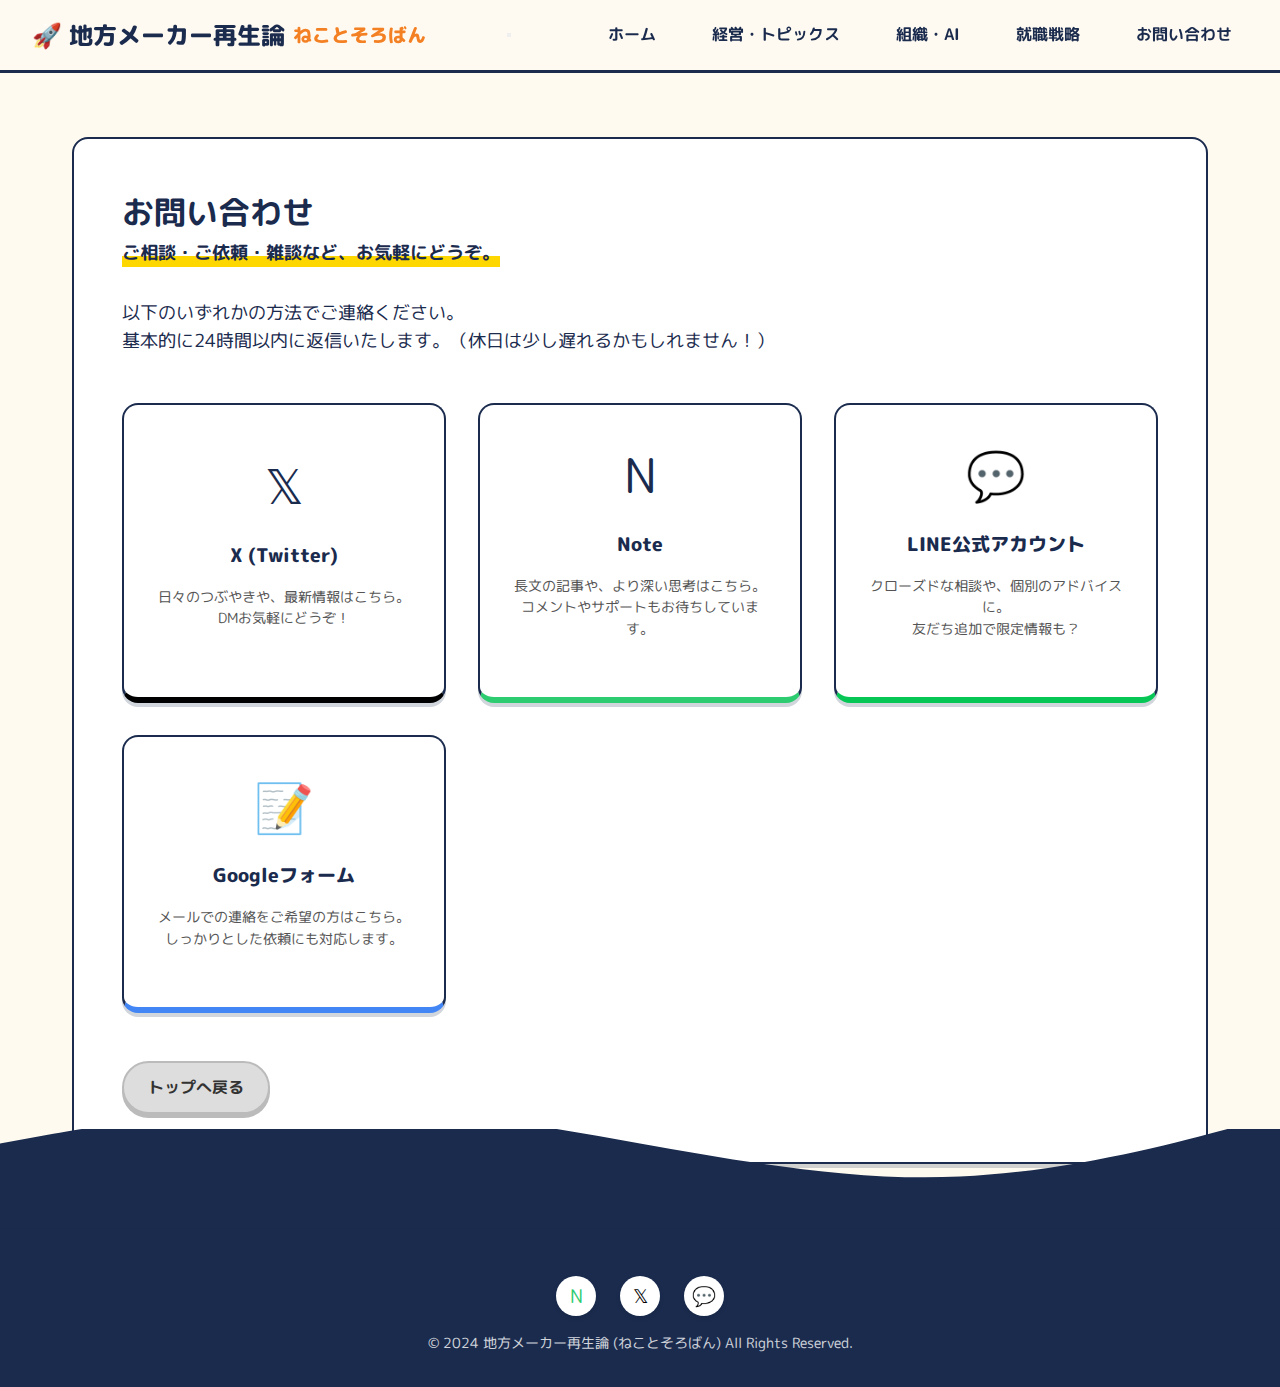
<file: contact.html>
<!DOCTYPE html>
<html lang="ja">

<head>
    <meta charset="UTF-8">
    <meta name="viewport" content="width=device-width, initial-scale=1.0">
    <title>お問い合わせ - 地方メーカー再生論</title>
    <link rel="stylesheet" href="style.css">
    <link rel="icon"
        href="data:image/svg+xml,<svg xmlns=%22http://www.w3.org/2000/svg%22 viewBox=%220 0 100 100%22><text y=%22.9em%22 font-size=%2290%22>🚀</text></svg>">
</head>

<body>

    <header>
        <a href="index.html" class="logo">🚀 地方メーカー再生論 <span
                style="font-size:0.8em; color:var(--color-accent-orange)">ねことそろばん</span></a>
        <button class="hamburger">
            <span></span>
            <span></span>
            <span></span>
        </button>
        <nav>
            <ul>
                <li><a href="index.html">ホーム</a></li>
                <li><a href="about.html">経営・トピックス</a></li>
                <li><a href="sabermetrics.html">組織・AI</a></li>
                <li><a href="recruit.html">就職戦略</a></li>
                <li><a href="contact.html">お問い合わせ</a></li>
            </ul>
        </nav>
    </header>

    <div class="container" style="margin-top: 4rem;">
        <main class="content-area">
            <h1>お問い合わせ</h1>
            <p class="highlight" style="display:inline-block; margin-bottom: 2rem;">ご相談・ご依頼・雑談など、お気軽にどうぞ。</p>

            <p style="margin-bottom: 3rem;">
                以下のいずれかの方法でご連絡ください。<br>
                基本的に24時間以内に返信いたします。（休日は少し遅れるかもしれません！）
            </p>

            <div class="contact-grid">
                <!-- X (Twitter) -->
                <a href="https://twitter.com/messages/compose?recipient_id=1993652284736282624" target="_blank"
                    class="contact-card contact-x">
                    <span class="contact-icon">𝕏</span>
                    <h3>X (Twitter)</h3>
                    <p>日々のつぶやきや、最新情報はこちら。<br>DMお気軽にどうぞ！</p>
                </a>

                <!-- Note -->
                <a href="https://note.com/open_flea2519/message" target="_blank" class="contact-card contact-note">
                    <span class="contact-icon">N</span>
                    <h3>Note</h3>
                    <p>長文の記事や、より深い思考はこちら。<br>コメントやサポートもお待ちしています。</p>
                </a>

                <!-- LINE -->
                <a href="https://lin.ee/z0XRZ4R" target="_blank" class="contact-card contact-line">
                    <span class="contact-icon">💬</span>
                    <h3>LINE公式アカウント</h3>
                    <p>クローズドな相談や、個別のアドバイスに。<br>友だち追加で限定情報も？</p>
                </a>

                <!-- Google Form -->
                <a href="https://docs.google.com/forms/d/e/1FAIpQLSd1s7wLN_L-Khj4KmtQJ5gXAfPcH6wHALAPT0rQEKGts6GMAQ/viewform?usp=header"
                    target="_blank" class="contact-card contact-form">
                    <span class="contact-icon">📝</span>
                    <h3>Googleフォーム</h3>
                    <p>メールでの連絡をご希望の方はこちら。<br>しっかりとした依頼にも対応します。</p>
                </a>
            </div>

            <a href="index.html" class="btn"
                style="margin-top: 3rem; background-color: #ddd; color: #333; border-color: #bbb; box-shadow: 0 4px 0 #bbb;">トップへ戻る</a>
        </main>
    </div>

    <footer>
        <div class="footer-social">
            <a href="https://note.com/open_flea2519" target="_blank" class="social-note">N</a>
            <a href="https://twitter.com/makershindanshi" target="_blank" class="social-x">𝕏</a>
            <a href="https://lin.ee/z0XRZ4R" target="_blank" class="social-line">💬</a>
        </div>
        <p>&copy; 2024 地方メーカー再生論 (ねことそろばん) All Rights Reserved.</p>
    </footer>

    <script src="main.js"></script>
</body>

</html>
</file>
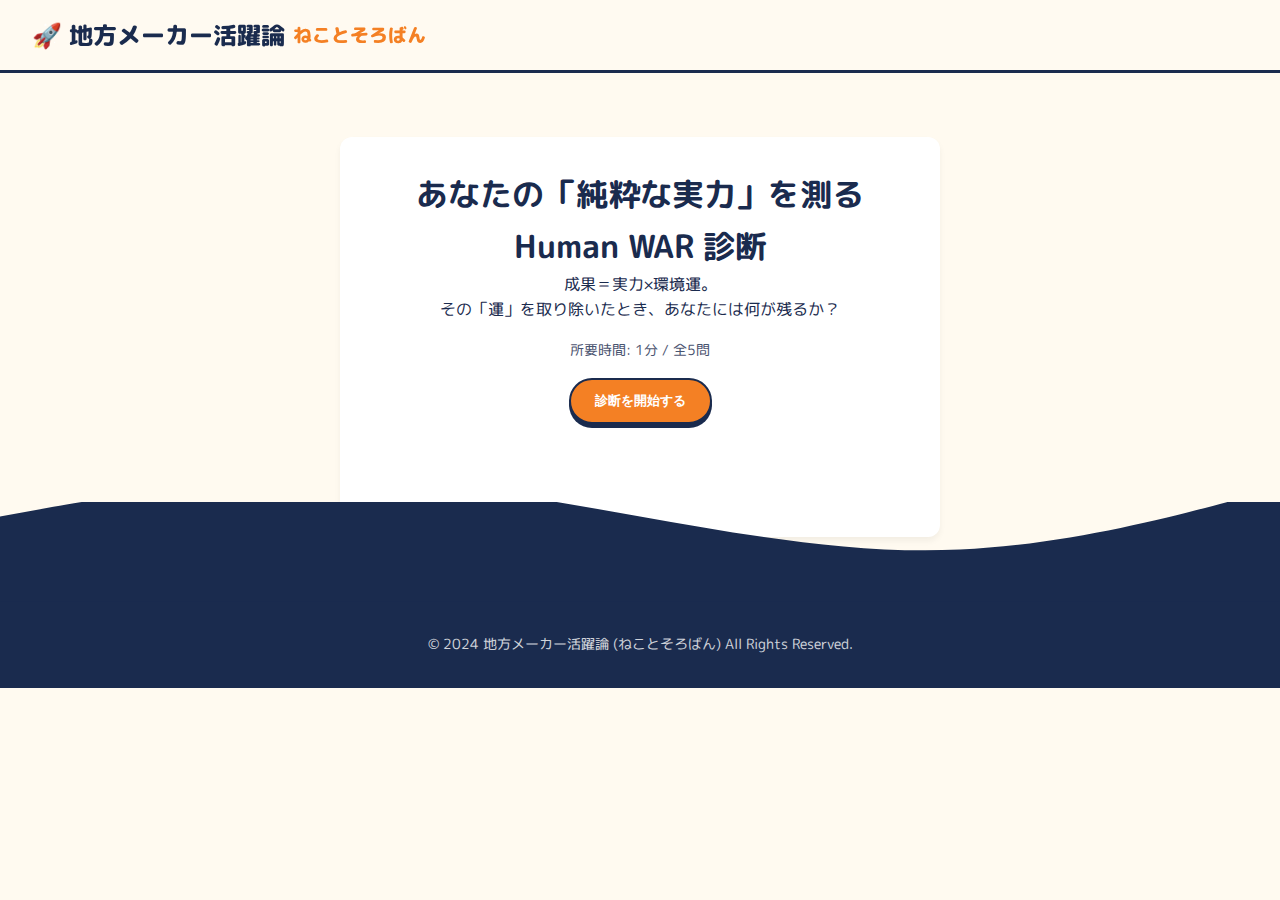
<file: diagnosis.html>
<!DOCTYPE html>
<html lang="ja">

<head>
    <meta charset="UTF-8">
    <meta name="viewport" content="width=device-width, initial-scale=1.0">
    <title>Human WAR 診断 - 地方メーカー活躍論</title>
    <link rel="stylesheet" href="style.css">
    <link rel="icon"
        href="data:image/svg+xml,<svg xmlns=%22http://www.w3.org/2000/svg%22 viewBox=%220 0 100 100%22><text y=%22.9em%22 font-size=%2290%22>🚀</text></svg>">
</head>

<body>

    <header>
        <a href="index.html" class="logo">🚀 地方メーカー活躍論 <span
                style="font-size:0.8em; color:var(--color-accent-orange)">ねことそろばん</span></a>
    </header>

    <div class="container diagnosis-container">

        <!-- Welcome Screen -->
        <div id="screen-welcome" class="diagnosis-screen active">
            <h1>あなたの「純粋な実力」を測る<br>Human WAR 診断</h1>
            <p>成果＝実力×環境運。<br>その「運」を取り除いたとき、あなたには何が残るか？</p>
            <p style="font-size: 0.9em; opacity: 0.8; margin-top: 1rem;">
                所要時間: 1分 / 全5問
            </p>
            <button class="btn btn-primary" onclick="startDiagnosis()">診断を開始する</button>
        </div>

        <!-- Question Screen -->
        <div id="screen-question" class="diagnosis-screen">
            <div id="matrix-container"
                style="position:absolute; top:0; left:0; width:100%; height:100%; pointer-events:none; overflow:hidden;">
            </div>
            <div class="progress-bar">
                <div id="progress-fill" class="progress-fill"></div>
            </div>
            <h2 id="question-category" class="question-category">Q1. 自走率</h2>
            <p id="question-text" class="question-text">質問文がここに入ります</p>

            <div class="options-grid">
                <button class="option-btn" onclick="answerQuestion('A', event)">
                    <span id="option-a-text">選択肢A</span>
                </button>
                <button class="option-btn" onclick="answerQuestion('B', event)">
                    <span id="option-b-text">選択肢B</span>
                </button>
            </div>
        </div>

        <!-- Result Screen -->
        <div id="screen-result" class="diagnosis-screen">
            <h2>診断結果</h2>

            <div class="result-card">
                <div class="result-type" id="result-type">タイプ名</div>
                <div class="result-score">WARスコア: <span id="result-score-value">+0.00</span></div>

                <!-- Financial Impact Comparison -->
                <div class="result-comparison">
                    <div class="comparison-box">
                        <span class="comparison-label">現在の市場評価 (東京など)</span>
                        <span class="comparison-role" id="role-current">役割名</span>
                        <span class="comparison-value" id="salary-current">0万円</span>
                    </div>
                    <div class="comparison-box potential">
                        <span class="comparison-label">ねこそろばん評価 (地方優良)</span>
                        <span class="comparison-role" id="role-potential">役割名</span>
                        <span class="comparison-value" id="salary-potential">0万円</span>
                    </div>
                </div>

                <div class="lost-profit">
                    <span class="lost-profit-label">あなたの年間逸失利益 (機会損失)</span>
                    <span class="lost-profit-value" id="lost-profit">0万円</span>
                </div>

                <p id="result-description" class="result-description" style="margin-top: 2rem;">
                    診断結果のテキストがここに入ります。
                </p>
            </div>

            <div class="action-area">
                <p>結果をシェアする</p>
                <div class="share-buttons">
                    <button class="btn-share-x" onclick="shareResult()">𝕏 Post</button>
                </div>

                <a href="contact.html" class="btn btn-cta" style="margin-top: 2rem;">地方企業のオファーを受け取る</a>
                <br>
                <a href="index.html"
                    style="display:inline-block; margin-top:1rem; color:var(--color-text-light);">トップに戻る</a>
            </div>
        </div>

    </div>

    <footer>
        <p>&copy; 2024 地方メーカー活躍論 (ねことそろばん) All Rights Reserved.</p>
    </footer>

    <script src="diagnosis.js"></script>
</body>

</html>
</file>
<file: style.css>
@import url('https://fonts.googleapis.com/css2?family=M+PLUS+Rounded+1c:wght@400;700;800&display=swap');

:root {
    --color-bg: #fffaf0;
    --color-text: #1a2b4e;
    --color-primary: #1a2b4e;
    --color-accent-orange: #f48024;
    --color-accent-yellow: #ffd700;
    --color-accent-green: #2ecc71;
    --font-main: 'M PLUS Rounded 1c', sans-serif;
    --radius-card: 16px;
    --shadow-card: 0 4px 0 rgba(26, 43, 78, 0.2);
    --shadow-card-hover: 0 2px 0 rgba(26, 43, 78, 0.2);
}

* {
    box-sizing: border-box;
    margin: 0;
    padding: 0;
}

body {
    background-color: var(--color-bg);
    color: var(--color-text);
    font-family: var(--font-main);
    line-height: 1.6;
    overflow-x: hidden;
}

a {
    text-decoration: none;
    color: inherit;
    transition: all 0.3s cubic-bezier(0.175, 0.885, 0.32, 1.275);
}

/* Header */
header {
    background-color: rgba(255, 250, 240, 0.95);
    padding: 1rem 2rem;
    position: sticky;
    top: 0;
    z-index: 1000;
    border-bottom: 3px solid var(--color-primary);
    display: flex;
    justify-content: space-between;
    align-items: center;
    backdrop-filter: blur(5px);
}

.logo {
    font-weight: 800;
    font-size: 1.5rem;
    color: var(--color-primary);
    display: flex;
    align-items: center;
    gap: 0.5rem;
}

nav ul {
    display: flex;
    list-style: none;
    gap: 1.5rem;
}

nav a {
    font-weight: 700;
    color: var(--color-primary);
    padding: 0.5rem 1rem;
    border-radius: 99px;
}

nav a:hover {
    background-color: var(--color-accent-yellow);
    transform: translateY(-2px);
}

/* Hero Section */
.hero {
    position: relative;
    padding: 3rem 1rem;
    text-align: center;
    background: var(--color-primary);
    color: white;
    margin-bottom: 2rem;
    border-radius: 0 0 24px 24px;
}

.hero h1 {
    font-size: 2.5rem;
    font-weight: 800;
    margin-bottom: 1rem;
    line-height: 1.4;
    text-shadow: 0 2px 4px rgba(0, 0, 0, 0.3);
}

.hero p {
    font-size: 1.2rem;
    max-width: 800px;
    margin: 0 auto;
}

/* Common Layout */
.container {
    max-width: 1200px;
    margin: 0 auto;
    padding: 0 2rem;
}

.main-grid {
    display: grid;
    grid-template-columns: 1fr 300px;
    gap: 3rem;
    margin-bottom: 4rem;
}

@media (max-width: 900px) {
    .main-grid {
        grid-template-columns: 1fr;
    }
}

/* Typography & Decorations */
h2 {
    font-size: 2rem;
    margin-bottom: 2rem;
    display: inline;
    background: linear-gradient(transparent 65%, var(--color-accent-yellow) 65%);
    font-weight: 800;
    -webkit-box-decoration-break: clone;
    box-decoration-break: clone;
    word-break: keep-all;
    overflow-wrap: break-word;
    line-height: 1.6;
}

/* Cards (3 Pillars) */
.pillars {
    display: grid;
    grid-template-columns: repeat(auto-fit, minmax(300px, 1fr));
    gap: 2rem;
    margin-bottom: 4rem;
}

.pillar-card {
    background: white;
    border-radius: var(--radius-card);
    padding: 2rem;
    text-align: center;
    box-shadow: var(--shadow-card);
    transition: transform 0.2s, box-shadow 0.2s;
    border-top: 5px solid var(--color-primary);
    cursor: pointer;
}

.pillar-card:hover {
    transform: translateY(-5px);
    box-shadow: 0 8px 0 rgba(26, 43, 78, 0.2);
}

.pillar-card:active {
    transform: translateY(-2px);
    box-shadow: 0 4px 0 rgba(26, 43, 78, 0.2);
}

.pillar-icon {
    font-size: 3rem;
    margin-bottom: 1rem;
    display: block;
}

.pillar-title {
    font-size: 1.5rem;
    margin-bottom: 1rem;
    color: var(--color-primary);
    font-weight: 800;
    word-break: keep-all;
    line-height: 1.5;
    background: none;
    display: inline;
    -webkit-box-decoration-break: clone;
    box-decoration-break: clone;
    background: linear-gradient(transparent 70%, var(--color-accent-yellow) 70%);
}

/* Post Grid */
.latest-posts-grid,
#latest-posts-grid {
    display: grid;
    grid-template-columns: repeat(auto-fill, minmax(280px, 1fr));
    gap: 2rem;
}

.post-card {
    background: white;
    border-radius: var(--radius-card);
    overflow: hidden;
    border: 2px solid var(--color-primary);
    box-shadow: var(--shadow-card);
    transition: transform 0.2s cubic-bezier(0.34, 1.56, 0.64, 1);
}

.post-card:hover {
    transform: translateY(4px);
    box-shadow: var(--shadow-card-hover);
}

.post-image {
    height: 180px;
    background-color: #ddd;
    position: relative;
}

.post-image img {
    width: 100%;
    height: 100%;
    object-fit: cover;
}

.post-category {
    position: absolute;
    top: 1rem;
    right: 1rem;
    background: var(--color-primary);
    color: white;
    padding: 0.25rem 0.75rem;
    border-radius: 99px;
    font-size: 0.8rem;
    font-weight: 700;
}

.cat-media {
    background-color: var(--color-accent-orange);
}

.cat-analytics {
    background-color: var(--color-primary);
}

.cat-career {
    background-color: var(--color-accent-green);
}

.post-content {
    padding: 1.5rem;
}

.post-date {
    display: block;
    font-size: 0.9rem;
    color: #666;
    margin-bottom: 0.5rem;
}

.post-title {
    font-size: 1.1rem;
    font-weight: 700;
    line-height: 1.4;
}

/* Sidebar Profile */
.profile-widget {
    background: white;
    border-radius: var(--radius-card);
    padding: 2rem;
    border: 2px solid var(--color-primary);
    box-shadow: var(--shadow-card);
    text-align: center;
    position: sticky;
    top: 100px;
}

.profile-img {
    width: 120px;
    height: 120px;
    border-radius: 50%;
    object-fit: cover;
    border: 4px solid var(--color-accent-orange);
    margin-bottom: 1rem;
}

.profile-name {
    font-size: 1.25rem;
    font-weight: 800;
    margin-bottom: 0.5rem;
}

.profile-role {
    font-size: 0.9rem;
    color: #666;
    margin-bottom: 1rem;
    display: block;
}

.btn {
    display: inline-block;
    background-color: var(--color-accent-orange);
    color: white;
    padding: 0.75rem 1.5rem;
    border-radius: 99px;
    font-weight: 700;
    margin-top: 1rem;
    border: 2px solid var(--color-primary);
    box-shadow: 0 4px 0 var(--color-primary);
}

.btn:hover {
    transform: translateY(2px);
    box-shadow: 0 2px 0 var(--color-primary);
}

/* Footer (Wave) */
footer {
    margin-top: 6rem;
    background-color: var(--color-primary);
    color: white;
    padding: 4rem 2rem 2rem;
    text-align: center;
    position: relative;
}

footer::before {
    content: "";
    position: absolute;
    top: -40px;
    left: 0;
    width: 100%;
    height: 41px;
    background-image: url("data:image/svg+xml,%3Csvg xmlns='http://www.w3.org/2000/svg' viewBox='0 0 1440 320'%3E%3Cpath fill='%231a2b4e' fill-opacity='1' d='M0,224L60,213.3C120,203,240,181,360,181.3C480,181,600,203,720,224C840,245,960,267,1080,261.3C1200,256,1320,224,1380,208L1440,192L1440,320L1380,320C1320,320,1200,320,1080,320C960,320,840,320,720,320C600,320,480,320,360,320C240,320,120,320,60,320L0,320Z'%3E%3C/path%3E%3C/svg%3E");
    background-size: cover;
    background-position: bottom;
    transform: rotate(0deg);
    height: 100px;
    top: -99px;
}

/* Page Specifics */
.content-area {
    background: white;
    padding: 3rem;
    border-radius: var(--radius-card);
    border: 2px solid var(--color-primary);
    box-shadow: var(--shadow-card);
}

.content-area h2 {
    font-size: 1.8rem;
    margin-top: 2rem;
    border-bottom: 2px dashed #ddd;
    padding-bottom: 0.5rem;
    background: none;
    display: block;
    color: var(--color-primary);
}

.content-area p {
    margin-bottom: 1.5rem;
    font-size: 1.1rem;
}

.highlight {
    background: linear-gradient(transparent 60%, var(--color-accent-yellow) 60%);
    font-weight: 700;
}

.concept-box {
    background-color: #f0f4f8;
    padding: 2rem;
    border-radius: 16px;
    margin: 2rem 0;
    border-left: 5px solid var(--color-accent-orange);
}

.profile-detail-img {
    float: right;
    width: 200px;
    border-radius: 16px;
    margin-left: 2rem;
    margin-bottom: 1rem;
    border: 3px solid var(--color-primary);
    box-shadow: 4px 4px 0 var(--color-primary);
}

/* Responsive */
@media (max-width: 600px) {
    .logo {
        font-size: 1.1rem;
        flex-direction: column;
        text-align: center;
    }

    header {
        flex-direction: row;
        justify-content: space-between;
        gap: 0;
        align-items: center;
        padding: 0.8rem 1rem;
        position: sticky;
    }

    .logo {
        font-size: 1.1rem;
        flex-direction: row;
        text-align: left;
    }

    .hamburger {
        display: block;
        width: 30px;
        height: 24px;
        position: relative;
        cursor: pointer;
        background: none;
        border: none;
        z-index: 1001;
    }

    .hamburger span {
        display: block;
        position: absolute;
        height: 3px;
        width: 100%;
        background: var(--color-primary);
        border-radius: 3px;
        transition: 0.3s ease-in-out;
    }

    .hamburger span:nth-child(1) {
        top: 0;
    }

    .hamburger span:nth-child(2) {
        top: 10px;
    }

    .hamburger span:nth-child(3) {
        top: 20px;
    }

    .hamburger.is-active span:nth-child(1) {
        top: 10px;
        transform: rotate(45deg);
    }

    .hamburger.is-active span:nth-child(2) {
        opacity: 0;
    }

    .hamburger.is-active span:nth-child(3) {
        top: 10px;
        transform: rotate(-45deg);
    }

    /* Mobile Navigation Drawer */
    nav {
        position: absolute;
        top: 100%;
        left: 0;
        width: 100%;
        background-color: var(--color-bg);
        border-bottom: 3px solid var(--color-primary);
        box-shadow: 0 10px 10px rgba(0, 0, 0, 0.1);
        padding: 0;
        max-height: 0;
        overflow: hidden;
        transition: max-height 0.3s ease-in-out;
        z-index: 1000;
    }

    nav.is-active {
        max-height: 400px;
        padding-bottom: 1rem;
    }

    nav ul {
        flex-direction: column;
        align-items: center;
        width: 100%;
        gap: 0;
    }

    nav li {
        width: 100%;
        text-align: center;
    }

    nav a {
        display: block;
        padding: 1rem;
        width: 100%;
        border-bottom: 1px solid rgba(26, 43, 78, 0.1);
        border-radius: 0;
    }

    nav a:hover {
        transform: none;
        background-color: var(--color-accent-yellow);
    }

    .hero h1 {
        font-size: 1.25rem;
        line-height: 1.3;
    }

    .hero {
        padding: 2.5rem 1rem;
        margin-bottom: 2rem;
    }

    .profile-detail-img {
        float: none;
        width: 100%;
        margin: 0 0 1rem 0;
    }

    .content-area {
        padding: 1.5rem;
    }

    .content-area h1 {
        font-size: 1.5rem;
        line-height: 1.4;
        margin-bottom: 1rem;
    }

    .content-area h2 {
        font-size: 1.4rem;
        margin-top: 2rem;
        margin-bottom: 1.5rem;
    }

    .content-area p {
        font-size: 1rem;
        line-height: 1.7;
    }

    .concept-box {
        padding: 1.5rem;
        margin: 1.5rem 0;
    }

    .btn {
        width: 100%;
        text-align: center;
    }
}

/* Contact Page Styles */
.contact-grid {
    display: grid;
    grid-template-columns: repeat(auto-fit, minmax(250px, 1fr));
    gap: 2rem;
    margin-top: 2rem;
}

.contact-card {
    background: white;
    border: 2px solid var(--color-primary);
    border-radius: var(--radius-card);
    padding: 2rem;
    text-align: center;
    box-shadow: var(--shadow-card);
    transition: transform 0.2s, box-shadow 0.2s;
    display: flex;
    flex-direction: column;
    align-items: center;
    justify-content: center;
}

.contact-card:hover {
    transform: translateY(-4px);
    box-shadow: 0 6px 0 rgba(26, 43, 78, 0.2);
}

.contact-icon {
    font-size: 3rem;
    margin-bottom: 1rem;
    display: block;
}

.contact-card h3 {
    margin-bottom: 1rem;
    color: var(--color-primary);
    font-weight: 800;
}

.contact-card p {
    font-size: 0.9rem;
    color: #555;
    line-height: 1.5;
}

/* Brand Colors for Hover/Border Accent */
.contact-x {
    border-bottom: 6px solid #000;
}

.contact-note {
    border-bottom: 6px solid #2ecc71;
}

.contact-line {
    border-bottom: 6px solid #06c755;
}

.contact-form {
    border-bottom: 6px solid #4285f4;
}

/* Footer Social Icons */
.footer-social {
    display: flex;
    justify-content: center;
    gap: 1.5rem;
    margin-bottom: 1rem;
    margin-top: 1rem;
}

.footer-social a {
    display: flex;
    justify-content: center;
    align-items: center;
    width: 40px;
    height: 40px;
    border-radius: 50%;
    background-color: rgba(255, 255, 255, 0.1);
    color: var(--color-primary);
    font-size: 1.2rem;
    transition: all 0.3s ease;
    text-decoration: none;
    background: white;
    box-shadow: 0 2px 5px rgba(0, 0, 0, 0.1);
}

.footer-social a:hover {
    transform: translateY(-3px);
    box-shadow: 0 5px 10px rgba(0, 0, 0, 0.2);
}

.footer-social .social-note {
    color: #2ecc71;
}

.footer-social .social-x {
    color: #000;
}

.footer-social .social-line {
    color: #06c755;
}

footer {
    text-align: center;
    padding: 2rem;
    background-color: var(--color-primary);
    color: white;
    margin-top: 4rem;
}

footer p {
    opacity: 0.8;
    font-size: 0.9rem;
}

/* =========================================
   Diagnosis Page Styles
   ========================================= */
.diagnosis-container {
    max-width: 600px;
    margin: 4rem auto;
    padding: 2rem;
    text-align: center;
    background: #fff;
    border-radius: 12px;
    box-shadow: 0 4px 6px rgba(0, 0, 0, 0.05);
    min-height: 400px;
    position: relative;
    overflow: hidden;
}

.diagnosis-screen {
    display: none;
    animation: fadeIn 0.5s ease;
}

.diagnosis-screen.active {
    display: block;
}

@keyframes fadeIn {
    from {
        opacity: 0;
        transform: translateY(10px);
    }

    to {
        opacity: 1;
        transform: translateY(0);
    }
}

.progress-bar {
    width: 100%;
    height: 8px;
    background: #eee;
    border-radius: 4px;
    margin-bottom: 2rem;
    overflow: hidden;
}

.progress-fill {
    width: 0%;
    height: 100%;
    background: var(--color-primary);
    transition: width 0.3s ease;
}

.question-category {
    font-size: 0.9rem;
    color: var(--color-accent-orange);
    font-weight: bold;
    margin-bottom: 0.5rem;
}

.question-text {
    font-size: 1.2rem;
    font-weight: bold;
    margin-bottom: 2rem;
    line-height: 1.6;
}

.options-grid {
    display: flex;
    flex-direction: column;
    gap: 1rem;
}

.option-btn {
    padding: 1.2rem;
    border: 2px solid #eee;
    background: white;
    border-radius: 8px;
    font-size: 1rem;
    cursor: pointer;
    transition: all 0.2s ease;
    text-align: left;
    position: relative;
    /* For Matrix Effect */
    overflow: hidden;
}

.option-btn:hover {
    border-color: var(--color-primary);
    background: #f0f7ff;
}

/* Result Card */
.result-card {
    background: linear-gradient(135deg, #f6f8f9 0%, #e5ebee 100%);
    padding: 2rem;
    border-radius: 12px;
    margin-bottom: 2rem;
    border: 1px solid #d1d9e6;
}

.result-type {
    font-size: 1.4rem;
    font-weight: 800;
    color: var(--color-primary);
    margin-bottom: 0.5rem;
    white-space: pre-wrap;
    /* 改行を有効化 */
}

.result-score {
    font-size: 2.5rem;
    font-weight: 800;
    color: var(--color-accent-orange);
    margin: 1rem 0;
}

.result-description {
    font-size: 0.95rem;
    line-height: 1.8;
    text-align: left;
}

.btn-share-x {
    display: inline-block;
    background: #000;
    color: #fff;
    padding: 0.8rem 1.5rem;
    border-radius: 50px;
    text-decoration: none;
    font-weight: bold;
    border: none;
    cursor: pointer;
    transition: opacity 0.2s;
}

.btn-share-x:hover {
    opacity: 0.8;
}

.btn-cta {
    background: var(--color-accent-orange);
    color: white;
    font-weight: bold;
    padding: 1rem 2rem;
    border-radius: 8px;
    text-decoration: none;
    display: inline-block;
}

/* Matrix Effect */
.matrix-effect {
    position: absolute;
    pointer-events: none;
    font-family: 'Courier New', monospace;
    font-weight: bold;
    font-size: 1.2rem;
    color: var(--color-accent-green);
    animation: floatUp 1s ease-out forwards;
    z-index: 100;
    text-shadow: 0 0 5px rgba(46, 204, 113, 0.5);
}

.matrix-effect.negative {
    color: #e74c3c;
    text-shadow: 0 0 5px rgba(231, 76, 60, 0.5);
}

@keyframes floatUp {
    0% {
        opacity: 1;
        transform: translateY(0) scale(1);
    }

    100% {
        opacity: 0;
        transform: translateY(-50px) scale(1.2);
    }
}

/* Rich Result Card Comparisons */
.result-comparison {
    display: flex;
    gap: 1rem;
    margin: 2rem 0;
    justify-content: center;
    align-items: stretch;
}

.comparison-box {
    background: white;
    padding: 1.5rem;
    border-radius: 8px;
    flex: 1;
    border: 1px solid #ddd;
    box-shadow: 0 2px 4px rgba(0, 0, 0, 0.05);
}

.comparison-box.potential {
    border: 2px solid var(--color-accent-orange);
    background: #fff8f0;
    position: relative;
    transform: scale(1.05);
    /* Emphasize */
    box-shadow: 0 8px 16px rgba(244, 128, 36, 0.2);
    z-index: 1;
}

.comparison-box.potential::before {
    content: "ねことそろばん評価";
    position: absolute;
    top: -12px;
    left: 50%;
    transform: translateX(-50%);
    background: var(--color-accent-orange);
    color: white;
    padding: 2px 10px;
    border-radius: 99px;
    font-size: 0.8rem;
    font-weight: bold;
}

.comparison-label {
    font-size: 0.9rem;
    color: #666;
    margin-bottom: 0.5rem;
    display: block;
}

.comparison-role {
    font-size: 1.1rem;
    font-weight: bold;
    margin-bottom: 0.5rem;
    display: block;
    min-height: 3rem;
    /* Align heights */
    display: flex;
    align-items: center;
    justify-content: center;
    line-height: 1.3;
}

.comparison-value {
    font-size: 1.4rem;
    font-weight: 800;
    color: var(--color-primary);
    display: block;
}

.comparison-box.potential .comparison-value {
    color: #e74c3c;
    /* Red highlight for high value */
    font-size: 1.6rem;
}

.lost-profit {
    margin-top: 2rem;
    padding: 1.5rem;
    background: #2c3e50;
    color: white;
    border-radius: 8px;
    text-align: center;
}

.lost-profit-label {
    font-size: 1rem;
    opacity: 0.9;
    margin-bottom: 0.5rem;
    display: block;
}

.lost-profit-value {
    font-size: 2.5rem;
    /* Big impact */
    font-weight: 900;
    color: var(--color-accent-yellow);
    display: block;
    line-height: 1.2;
}

@media (max-width: 600px) {
    .diagnosis-container {
        margin: 1rem;
        padding: 1.5rem;
    }

    .result-score {
        font-size: 2rem;
    }

    .result-comparison {
        flex-direction: column;
        gap: 2rem;
    }

    .comparison-box.potential {
        transform: scale(1);
    }
}
</file>
